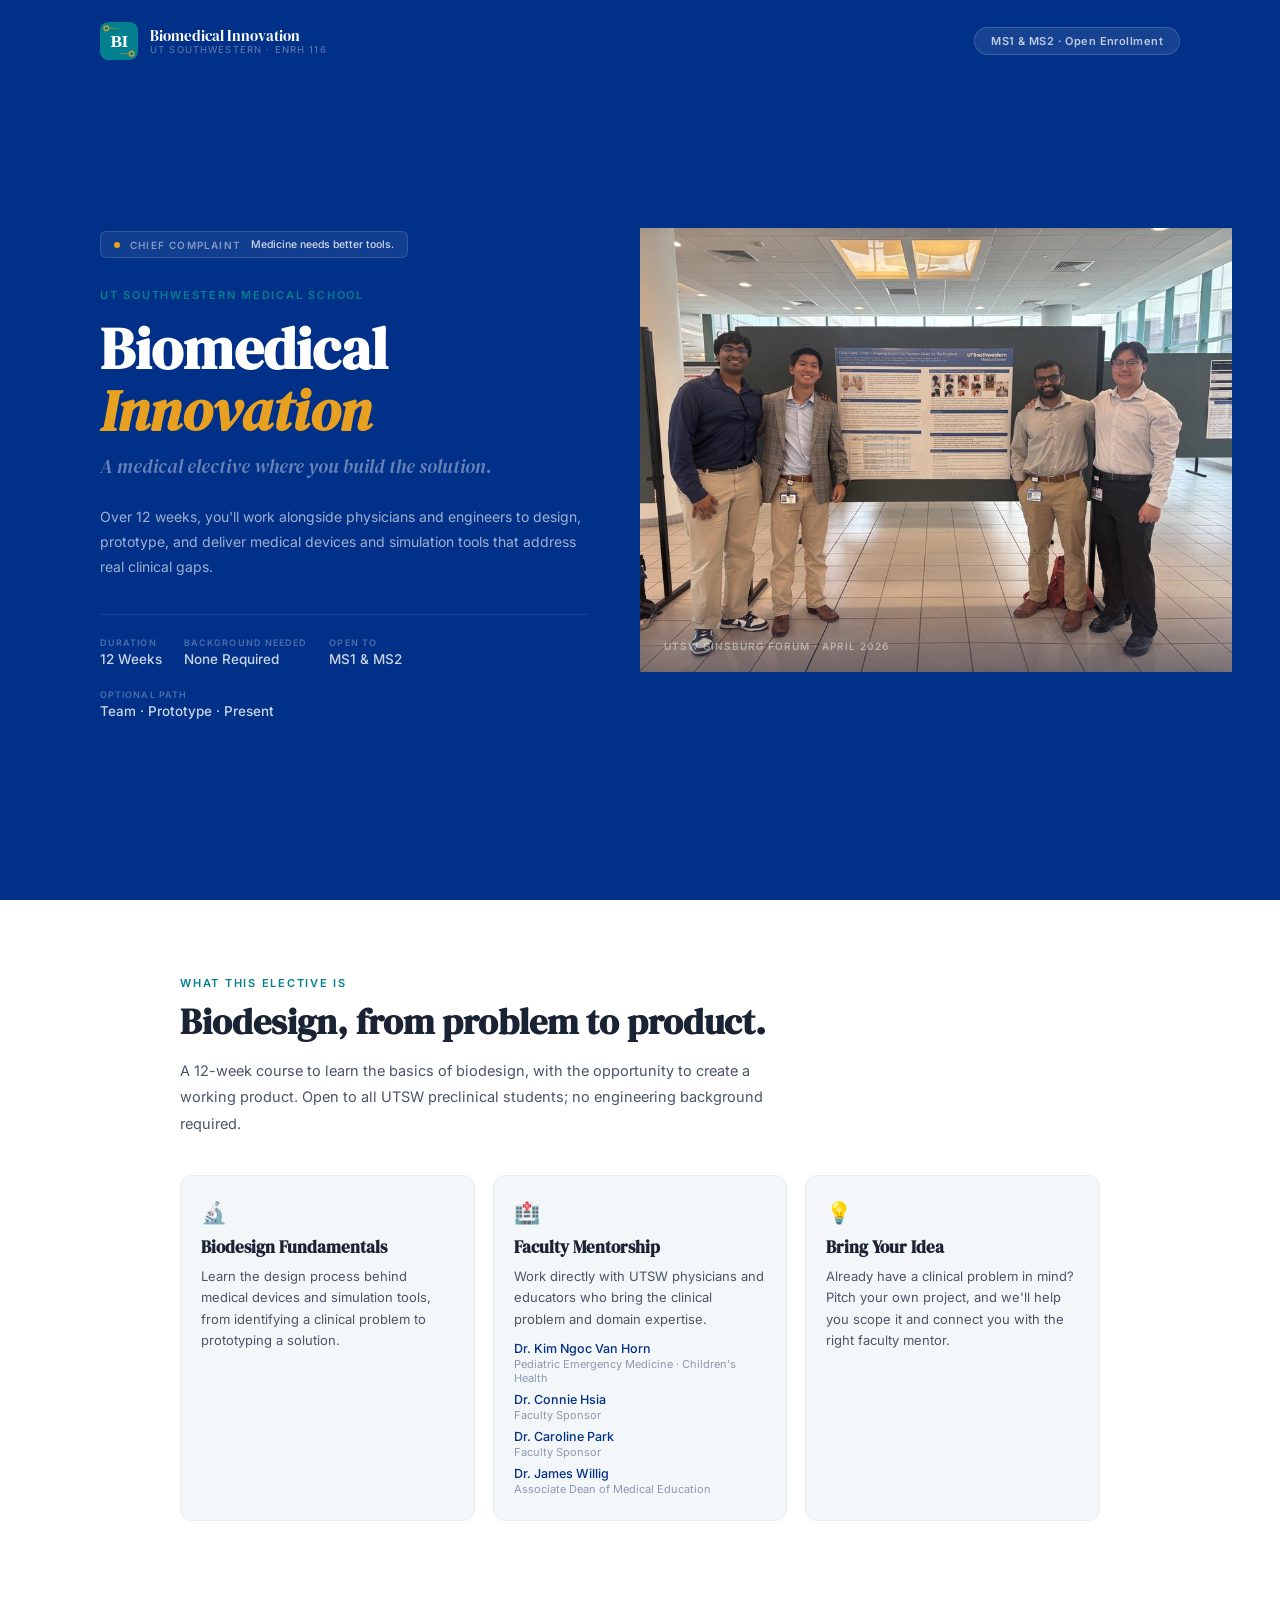
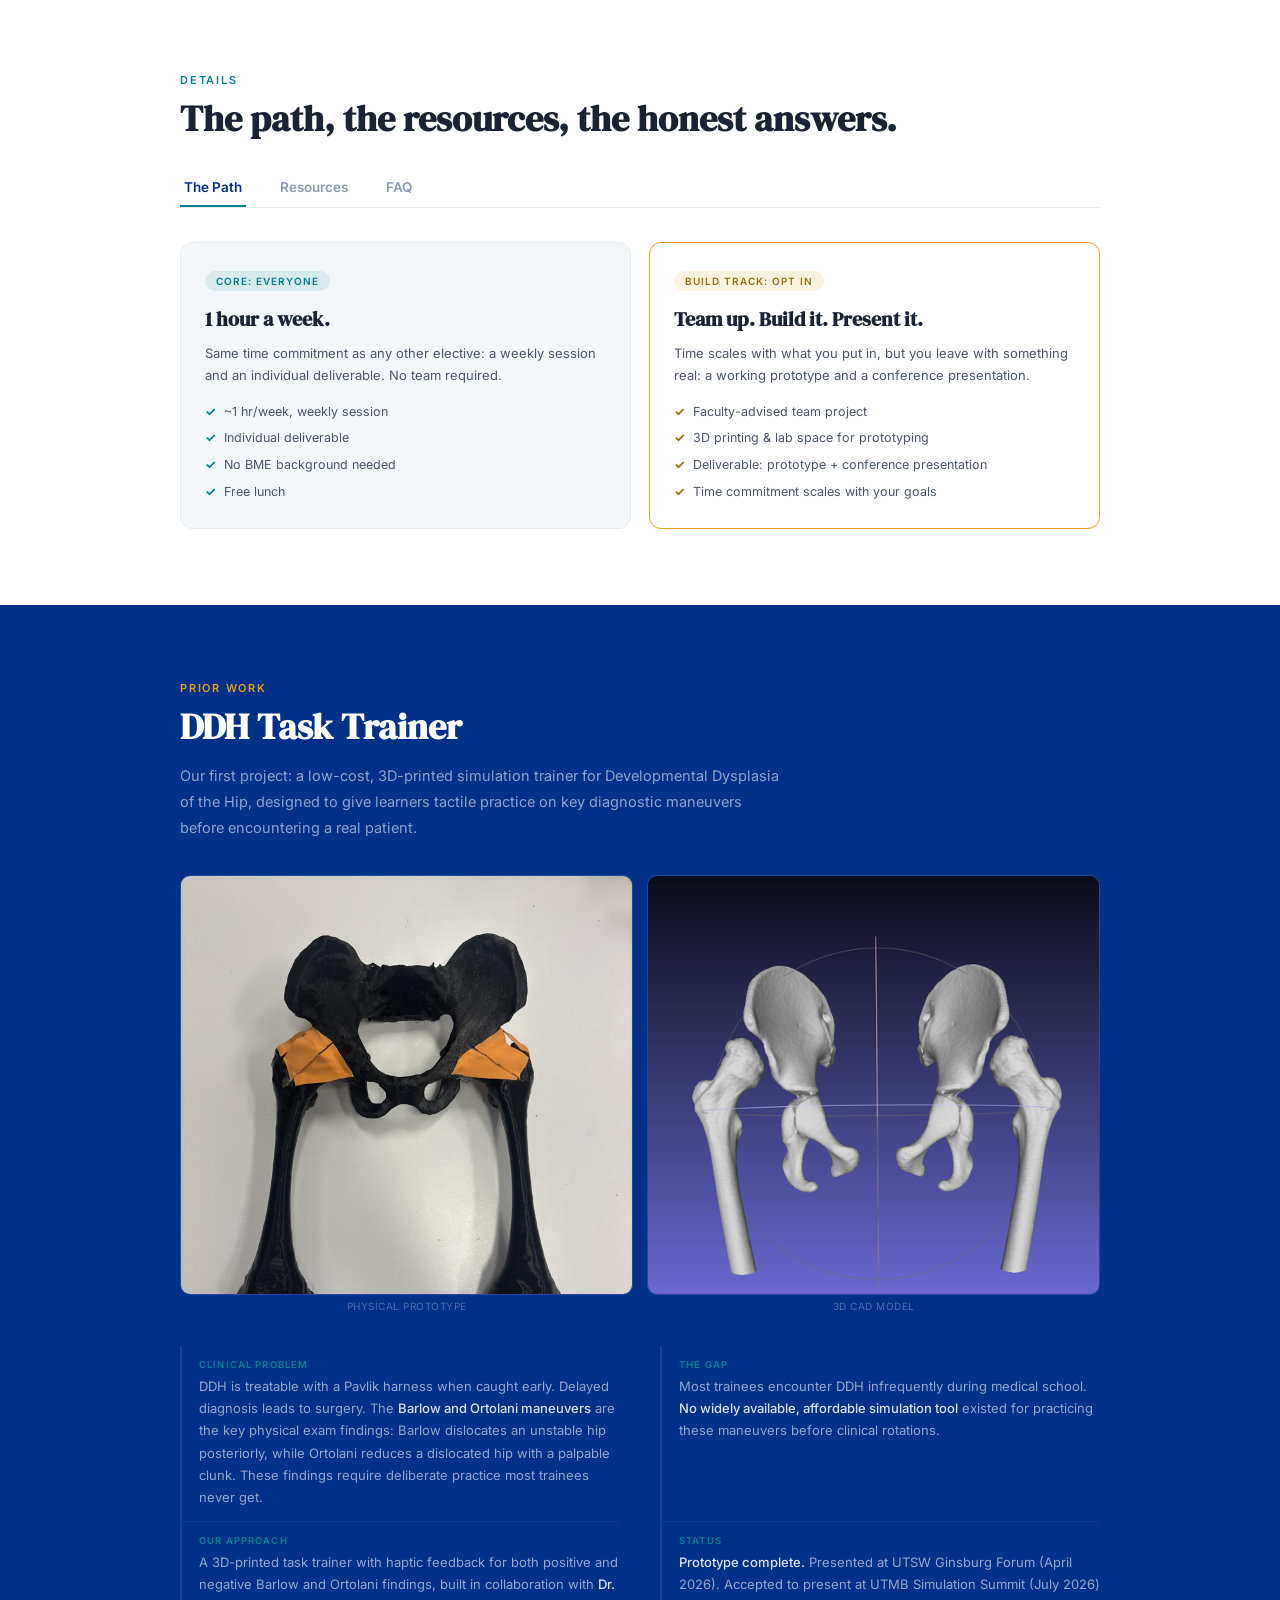
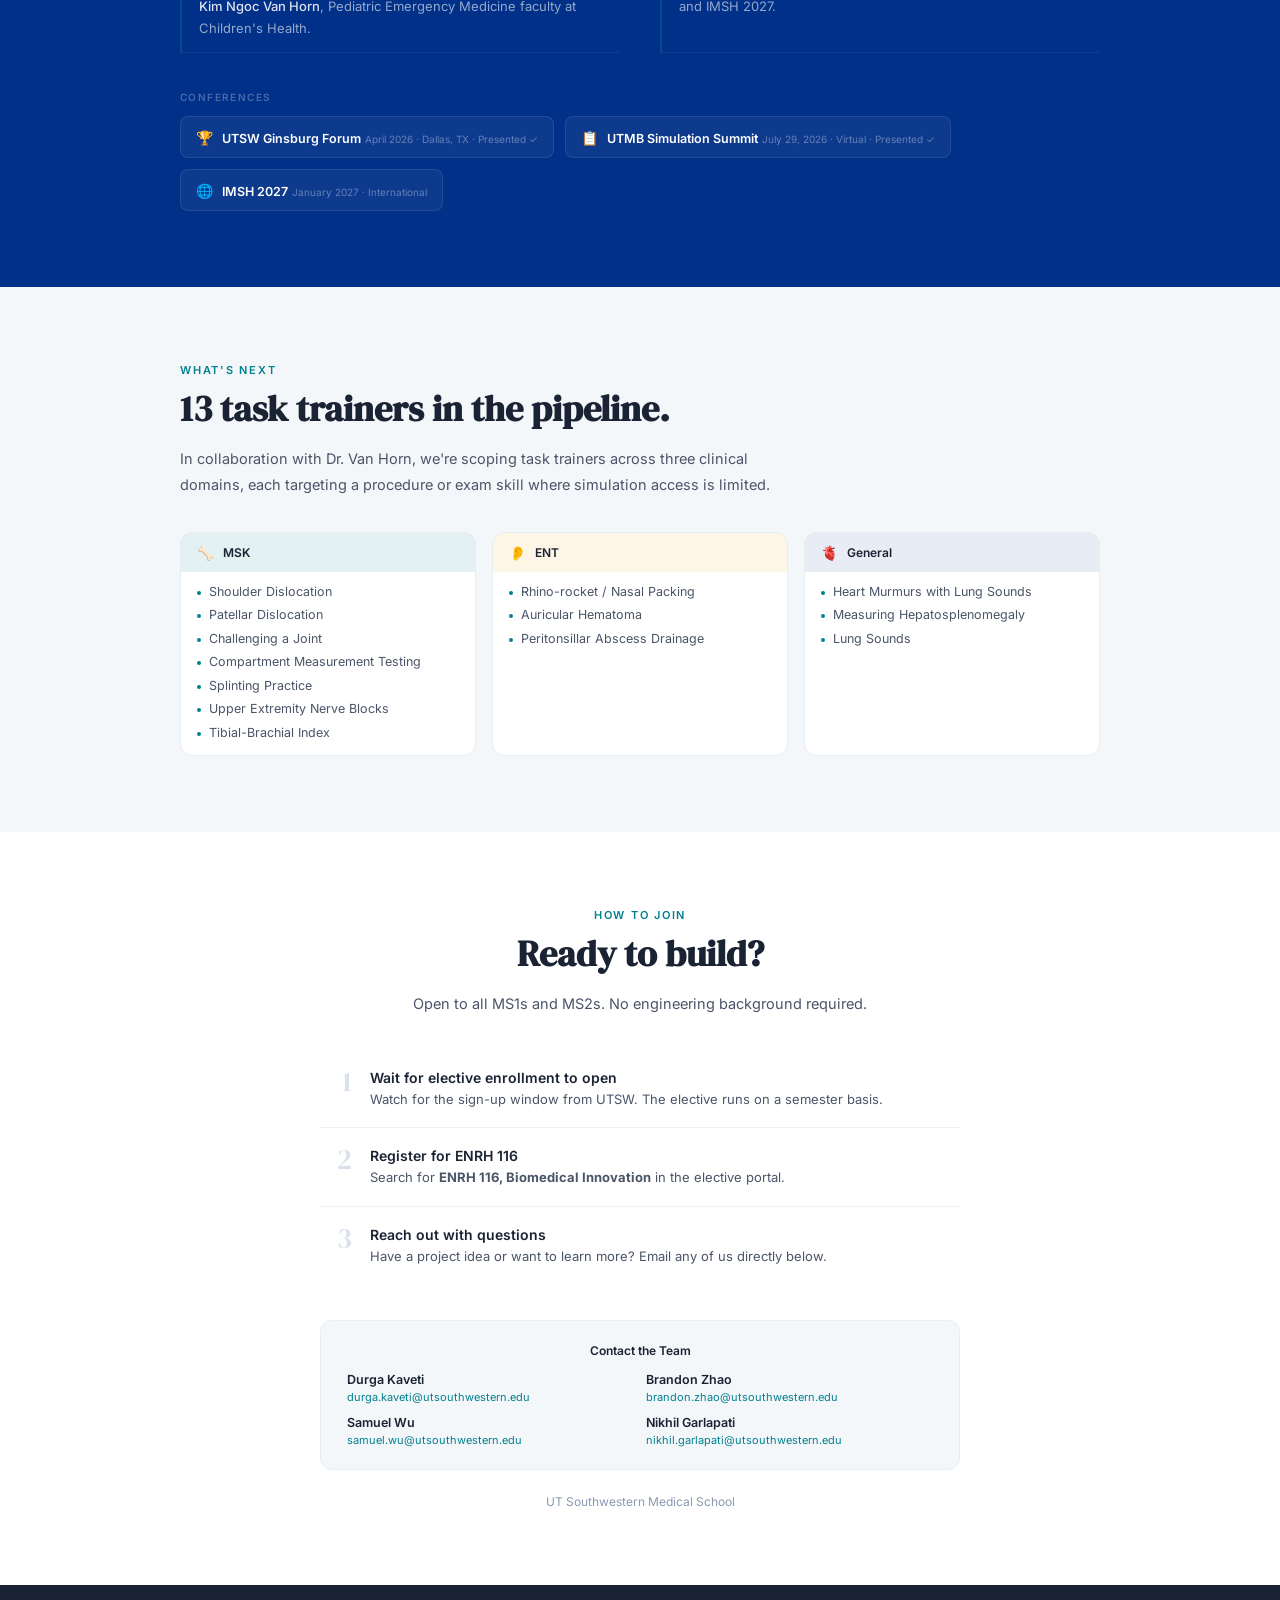
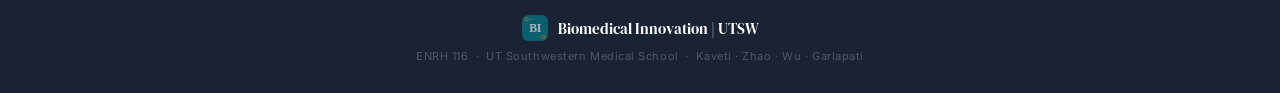
<file: index.html>
<!DOCTYPE html>
<html lang="en">
<head>
  <meta charset="UTF-8"/>
  <meta name="viewport" content="width=device-width, initial-scale=1.0"/>
  <title>Biomedical Innovation | UTSW</title>
  <link rel="preconnect" href="https://fonts.googleapis.com"/>
  <link rel="preconnect" href="https://fonts.gstatic.com" crossorigin/>
  <link href="https://fonts.googleapis.com/css2?family=DM+Serif+Display:ital@0;1&family=Inter:wght@300;400;500;600&display=swap" rel="stylesheet"/>
  <style>
    *, *::before, *::after { box-sizing: border-box; margin: 0; padding: 0; }
    :root {
      --navy:  #003087;
      --teal:  #028090;
      --gold:  #E8A020;
      --steel: #E8EDF2;
      --mist:  #F4F7FA;
      --ink:   #1A2333;
      --slate: #4A5568;
      --ghost: #8A9AB0;
      --white: #FFFFFF;
      --r:     12px;
    }
    html { scroll-behavior: smooth; }
    body {
      font-family: 'Inter', sans-serif;
      background: var(--white);
      color: var(--ink);
      -webkit-font-smoothing: antialiased;
    }

    /* ── NAVBAR ── */
    .navbar {
      position: absolute; top: 0; left: 0; right: 0; z-index: 10;
      display: flex; align-items: center; justify-content: space-between;
      padding: 22px 52px;
    }
    .navbar-brand { display: flex; align-items: center; gap: 12px; text-decoration: none; }
    .navbar-logo { width: 38px; height: 38px; border-radius: 8px; }
    .navbar-wordmark { display: flex; flex-direction: column; gap: 1px; }
    .navbar-title { font-family: 'DM Serif Display', serif; font-size: 15px; color: var(--white); line-height: 1; }
    .navbar-sub { font-size: 9.5px; color: rgba(255,255,255,0.38); letter-spacing: 0.12em; text-transform: uppercase; }
    .navbar-pill {
      font-size: 11px; font-weight: 600;
      background: rgba(255,255,255,0.09); border: 1px solid rgba(255,255,255,0.16);
      color: rgba(255,255,255,0.72); border-radius: 100px; padding: 6px 16px; letter-spacing: 0.04em;
    }

    /* ── HERO ── */
    .hero {
      background: var(--navy);
      min-height: 100vh;
      display: grid;
      grid-template-columns: 1fr 1fr;
      align-items: center;
      position: relative; overflow: hidden;
    }

    /* Left: text */
    .hero-left {
      padding: 130px 52px 80px 52px;
      position: relative; z-index: 1;
    }
    .case-card {
      display: inline-flex; align-items: center; gap: 10px;
      background: rgba(255,255,255,0.07); border: 1px solid rgba(255,255,255,0.13);
      border-radius: 6px; padding: 6px 13px; margin-bottom: 30px;
    }
    .case-card-dot {
      width: 6px; height: 6px; border-radius: 50%; background: var(--gold);
      animation: pulse 2.4s ease-in-out infinite;
    }
    @keyframes pulse {
      0%,100% { opacity:1; transform:scale(1); }
      50% { opacity:0.5; transform:scale(0.8); }
    }
    .case-card-label {
      font-size: 10px; font-weight: 600; letter-spacing: 0.12em;
      text-transform: uppercase; color: rgba(255,255,255,0.48);
    }
    .case-card-value { font-size: 10.5px; font-weight: 500; color: rgba(255,255,255,0.80); }
    .hero-eyebrow {
      font-size: 11px; font-weight: 600; letter-spacing: 0.16em;
      text-transform: uppercase; color: var(--teal); margin-bottom: 16px;
    }
    .hero-headline {
      font-family: 'DM Serif Display', serif;
      font-size: clamp(36px, 4.5vw, 60px);
      line-height: 1.08; color: var(--white); margin-bottom: 10px;
    }
    .hero-headline em { font-style: italic; color: var(--gold); }
    .hero-sub {
      font-family: 'DM Serif Display', serif;
      font-size: clamp(15px, 1.8vw, 19px);
      color: rgba(255,255,255,0.40); font-style: italic;
      margin-bottom: 26px; line-height: 1.4;
    }
    .hero-body {
      font-size: 14px; line-height: 1.78;
      color: rgba(255,255,255,0.62); margin-bottom: 34px;
    }
    .hero-meta {
      display: flex; gap: 22px; flex-wrap: wrap;
      padding-top: 22px; border-top: 1px solid rgba(255,255,255,0.09);
    }
    .meta-item { display: flex; flex-direction: column; gap: 3px; }
    .meta-label {
      font-size: 9px; font-weight: 600; letter-spacing: 0.12em;
      text-transform: uppercase; color: rgba(255,255,255,0.30);
    }
    .meta-value { font-size: 13.5px; font-weight: 500; color: rgba(255,255,255,0.80); }

    /* Right: full-bleed team photo */
    .hero-right {
      position: relative;
      overflow: hidden;
      display: flex;
      align-items: stretch;
    }
    .hero-photo {
      width: 100%;
      height: auto;
      display: block;
      object-fit: unset;
    }
    /* Subtle bottom fade for caption legibility only */
    .hero-right::before {
      content: '';
      position: absolute; inset: 0; z-index: 1;
      background: linear-gradient(to top, rgba(0,20,60,0.45) 0%, transparent 18%);
    }
    .hero-photo-caption {
      position: absolute; bottom: 20px; left: 24px; z-index: 2;
      font-size: 10px; font-weight: 600; letter-spacing: 0.10em;
      text-transform: uppercase; color: rgba(255,255,255,0.45);
    }

    /* ── SHARED ── */
    section { padding: 76px 48px; }
    .section-inner { max-width: 920px; margin: 0 auto; }
    .section-eyebrow {
      font-size: 11px; font-weight: 600; letter-spacing: 0.16em;
      text-transform: uppercase; color: var(--teal); margin-bottom: 11px;
    }
    .section-title {
      font-family: 'DM Serif Display', serif;
      font-size: clamp(25px, 3vw, 36px);
      color: var(--ink); line-height: 1.15; margin-bottom: 16px;
    }
    .section-body {
      font-size: 14.5px; line-height: 1.8; color: var(--slate); max-width: 600px;
    }

    /* ── ABOUT ── */
    .about { background: var(--white); }
    .about-grid { display: grid; grid-template-columns: 1fr 1fr 1fr; gap: 18px; margin-top: 38px; }
    .about-card {
      background: var(--mist); border-radius: var(--r);
      padding: 24px 20px; border: 1px solid var(--steel);
      transition: transform 0.2s, box-shadow 0.2s;
    }
    .about-card:hover { transform: translateY(-3px); box-shadow: 0 10px 28px rgba(0,48,135,0.08); }
    .about-card-icon { font-size: 21px; margin-bottom: 10px; display: block; }
    .about-card-title { font-family: 'DM Serif Display', serif; font-size: 17px; color: var(--ink); margin-bottom: 7px; }
    .about-card-body { font-size: 13px; line-height: 1.65; color: var(--slate); }
    .faculty-list { margin-top: 11px; display: flex; flex-direction: column; gap: 7px; }
    .faculty-name { font-size: 12.5px; font-weight: 500; color: var(--navy); }
    .faculty-role { font-size: 11px; color: var(--ghost); margin-top: 1px; }

    /* ── PRIOR WORK ── */
    .prior-work { background: var(--navy); }
    .prior-work .section-eyebrow { color: var(--gold); }
    .prior-work .section-title { color: var(--white); }
    .prior-work .section-body { color: rgba(255,255,255,0.56); margin-bottom: 34px; }

    /* Two-photo layout: prototype (portrait) + CAD (landscape) side by side */
    .ddh-photos {
      display: grid;
      grid-template-columns: 1fr 1fr;
      gap: 14px; margin-bottom: 34px; align-items: start;
    }
    .photo-frame {
      border-radius: 10px; overflow: hidden;
      background: rgba(255,255,255,0.04);
      border: 1px solid rgba(255,255,255,0.09);
      height: 420px;
    }
    .photo-frame img {
      width: 100%; height: 100%;
      object-fit: cover; object-position: center 20%;
      display: block;
    }
    .photo-caption {
      font-size: 10px; color: rgba(255,255,255,0.30);
      text-align: center; margin-top: 5px; letter-spacing: 0.05em; text-transform: uppercase;
    }

    .context-grid { display: grid; grid-template-columns: 1fr 1fr; gap: 0 40px; margin-bottom: 38px; }
    .context-block {
      border-left: 2px solid rgba(2,128,144,0.38);
      padding: 13px 0 13px 17px;
      border-bottom: 1px solid rgba(255,255,255,0.05);
    }
    .context-label {
      font-size: 9.5px; font-weight: 600; letter-spacing: 0.12em;
      text-transform: uppercase; color: var(--teal); margin-bottom: 5px;
    }
    .context-text { font-size: 13px; line-height: 1.7; color: rgba(255,255,255,0.58); }
    .context-text strong { color: rgba(255,255,255,0.86); font-weight: 500; }

    .conf-heading {
      font-size: 10px; font-weight: 600; letter-spacing: 0.14em;
      text-transform: uppercase; color: rgba(255,255,255,0.28); margin-bottom: 13px;
    }
    .conf-row { display: flex; gap: 11px; flex-wrap: wrap; }
    .conf-pill {
      display: flex; align-items: center; gap: 9px;
      background: rgba(255,255,255,0.05); border: 1px solid rgba(255,255,255,0.09);
      border-radius: 8px; padding: 10px 15px; text-decoration: none;
      transition: background 0.2s;
    }
    .conf-pill:hover { background: rgba(255,255,255,0.10); }
    .conf-pill-icon { font-size: 14px; }
    .conf-pill-name { font-size: 12.5px; font-weight: 600; color: var(--white); }
    .conf-pill-date { font-size: 10px; color: rgba(255,255,255,0.36); }

    /* ── PIPELINE ── */
    .pipeline { background: var(--mist); }
    .pipeline-grid { display: grid; grid-template-columns: repeat(3,1fr); gap: 16px; margin-top: 34px; }
    .tt-card { background: var(--white); border: 1px solid var(--steel); border-radius: var(--r); overflow: hidden; }
    .tt-header { padding: 11px 16px; display: flex; align-items: center; gap: 9px; }
    .tt-header.msk { background: rgba(2,128,144,0.11); }
    .tt-header.ent { background: rgba(232,160,32,0.11); }
    .tt-header.gen { background: rgba(0,48,135,0.09); }
    .tt-icon { font-size: 14px; }
    .tt-category { font-size: 12px; font-weight: 600; color: var(--ink); }
    .tt-list { list-style: none; padding: 11px 16px 14px; display: flex; flex-direction: column; gap: 6px; }
    .tt-item { display: flex; align-items: baseline; gap: 8px; font-size: 12.5px; line-height: 1.4; color: var(--slate); }
    .tt-dot { width: 4px; height: 4px; border-radius: 50%; background: var(--teal); flex-shrink: 0; position: relative; top: -1px; }

    /* ── JOIN ── */
    .join { background: var(--white); }
    .join-inner { max-width: 640px; margin: 0 auto; text-align: center; }
    .join .section-eyebrow, .join .section-title { text-align: center; }
    .join-body { font-size: 14.5px; line-height: 1.75; color: var(--slate); margin-bottom: 34px; }
    .join-steps { text-align: left; margin-bottom: 36px; }
    .join-step {
      display: flex; gap: 18px; align-items: flex-start;
      padding: 17px 0; border-bottom: 1px solid rgba(0,48,135,0.07);
    }
    .join-step:last-child { border-bottom: none; }
    .step-num { font-family: 'DM Serif Display', serif; font-size: 28px; color: var(--navy); opacity: 0.14; line-height: 1; min-width: 32px; text-align: right; }
    .step-content { flex: 1; padding-top: 2px; }
    .step-title { font-size: 14px; font-weight: 600; color: var(--ink); margin-bottom: 3px; }
    .step-desc { font-size: 13px; line-height: 1.65; color: var(--slate); }
    .email-block {
      background: var(--mist); border: 1px solid var(--steel);
      border-radius: var(--r); padding: 22px 26px; margin-bottom: 24px; text-align: left;
    }
    .email-block-title { font-size: 12px; font-weight: 600; color: var(--ink); margin-bottom: 14px; text-align: center; }
    .email-grid { display: grid; grid-template-columns: 1fr 1fr; gap: 11px; }
    .email-item { display: flex; flex-direction: column; gap: 3px; }
    .email-name { font-size: 12.5px; font-weight: 600; color: var(--ink); }
    .email-addr { font-size: 11px; color: var(--teal); text-decoration: none; word-break: break-all; }
    .email-addr:hover { text-decoration: underline; }

    /* ── EXPLORE (tabs: Path / Resources / FAQ) ── */
    .explore { background: var(--white); }
    .tab-bar { display: flex; gap: 8px; margin: 30px 0 34px; border-bottom: 1px solid var(--steel); }
    .tab-btn {
      font-family: 'Inter', sans-serif; font-size: 13.5px; font-weight: 600; color: var(--ghost);
      background: none; border: none; padding: 10px 4px; margin-right: 22px; cursor: pointer;
      border-bottom: 2px solid transparent; transition: color 0.2s, border-color 0.2s;
    }
    .tab-btn:hover { color: var(--navy); }
    .tab-btn.active { color: var(--navy); border-bottom-color: var(--teal); }
    .tab-panel { display: none; }
    .tab-panel.active { display: block; }

    .path-grid { display: grid; grid-template-columns: 1fr 1fr; gap: 18px; }
    .path-card { background: var(--mist); border: 1px solid var(--steel); border-radius: var(--r); padding: 26px 24px; }
    .path-card.build { background: var(--white); border: 1.5px solid var(--gold); }
    .path-tag {
      display: inline-block; font-size: 10px; font-weight: 600; letter-spacing: 0.1em; text-transform: uppercase;
      padding: 4px 11px; border-radius: 100px; margin-bottom: 14px;
    }
    .path-tag.core { background: rgba(2,128,144,0.11); color: var(--teal); }
    .path-tag.build-tag { background: rgba(232,160,32,0.14); color: #96700f; }
    .path-title { font-family: 'DM Serif Display', serif; font-size: 20px; color: var(--ink); margin-bottom: 9px; }
    .path-desc { font-size: 13px; line-height: 1.7; color: var(--slate); margin-bottom: 16px; }
    .path-list { list-style: none; display: flex; flex-direction: column; gap: 8px; }
    .path-list li { display: flex; align-items: baseline; gap: 8px; font-size: 12.5px; color: var(--slate); line-height: 1.5; }
    .path-check { color: var(--teal); flex-shrink: 0; font-weight: 700; }
    .path-card.build .path-check { color: #96700f; }

    .resource-grid { display: grid; grid-template-columns: 1fr 1fr; gap: 18px; }
    .resource-card { background: var(--mist); border: 1px solid var(--steel); border-radius: var(--r); padding: 22px 20px; }
    .resource-icon { font-size: 20px; display: block; margin-bottom: 10px; }
    .resource-title { font-family: 'DM Serif Display', serif; font-size: 16px; color: var(--ink); margin-bottom: 7px; }
    .resource-body { font-size: 13px; line-height: 1.65; color: var(--slate); }

    .faq-list { display: flex; flex-direction: column; }
    .faq-item { border-bottom: 1px solid var(--steel); padding: 20px 0; }
    .faq-item:first-child { padding-top: 0; }
    .faq-q { font-size: 14.5px; font-weight: 600; color: var(--ink); margin-bottom: 7px; }
    .faq-a { font-size: 13.5px; line-height: 1.75; color: var(--slate); }

    /* ── FOOTER ── */
    footer { background: var(--ink); padding: 30px 48px; text-align: center; }
    .footer-brand { display: flex; align-items: center; justify-content: center; gap: 10px; margin-bottom: 8px; }
    .footer-logo { width: 26px; height: 26px; border-radius: 6px; opacity: 0.65; }
    .footer-wordmark { font-family: 'DM Serif Display', serif; font-size: 15px; color: var(--white); }
    .footer-sub { font-size: 11px; color: rgba(255,255,255,0.24); letter-spacing: 0.05em; }

    /* ── REVEAL ── */
    .reveal { opacity: 0; transform: translateY(16px); transition: opacity 0.5s ease, transform 0.5s ease; }
    .reveal.visible { opacity: 1; transform: translateY(0); }

    /* ── RESPONSIVE ── */
    @media (max-width: 900px) {
      .hero { grid-template-columns: 1fr; min-height: auto; }
      .hero-right { width: 100%; order: -1; max-height: 46vh; overflow: hidden; }
      .hero-photo { height: 46vh; object-fit: cover; object-position: center 25%; }
      .hero-left { padding: 22px 28px 52px; }
      .ddh-photos { grid-template-columns: 1fr; }
      .photo-frame { height: 260px; }
      section { padding: 56px 24px; }
      .about-grid, .pipeline-grid, .context-grid { grid-template-columns: 1fr; }
      .path-grid, .resource-grid { grid-template-columns: 1fr; }
      .email-grid { grid-template-columns: 1fr; }
      .conf-row { flex-direction: column; }
      .navbar { padding: 16px 24px; }
      footer { padding: 22px; }
    }
    @media (prefers-reduced-motion: reduce) {
      .reveal { opacity: 1; transform: none; transition: none; }
      .case-card-dot { animation: none; }
    }
  </style>
</head>
<body>

<!-- ── HERO ── -->
<section class="hero">
  <nav class="navbar" style="grid-column:1/-1;">
    <div class="navbar-brand">
      <img src="[data-uri]" alt="BI logo" class="navbar-logo"/>
      <div class="navbar-wordmark">
        <span class="navbar-title">Biomedical Innovation</span>
        <span class="navbar-sub">UT Southwestern · ENRH 116</span>
      </div>
    </div>
    <span class="navbar-pill">MS1 &amp; MS2 · Open Enrollment</span>
  </nav>

  <!-- Left: text -->
  <div class="hero-left">
    <div class="case-card">
      <span class="case-card-dot"></span>
      <span class="case-card-label">Chief Complaint</span>
      <span class="case-card-value">Medicine needs better tools.</span>
    </div>
    <p class="hero-eyebrow">UT Southwestern Medical School</p>
    <h1 class="hero-headline">Biomedical<br><em>Innovation</em></h1>
    <p class="hero-sub">A medical elective where you build the solution.</p>
    <p class="hero-body">Over 12 weeks, you'll work alongside physicians and engineers to design, prototype, and deliver medical devices and simulation tools that address real clinical gaps.</p>
    <div class="hero-meta">
      <div class="meta-item"><span class="meta-label">Duration</span><span class="meta-value">12 Weeks</span></div>
      <div class="meta-item"><span class="meta-label">Background Needed</span><span class="meta-value">None Required</span></div>
      <div class="meta-item"><span class="meta-label">Open To</span><span class="meta-value">MS1 &amp; MS2</span></div>
      <div class="meta-item"><span class="meta-label">Optional Path</span><span class="meta-value">Team · Prototype · Present</span></div>
    </div>
  </div>

  <!-- Right: team photo, full-bleed -->
  <div class="hero-right">
    <img class="hero-photo" src="[data-uri]" alt="Team at UTSW Ginsburg Forum, April 2026"/>
    <span class="hero-photo-caption">UTSW Ginsburg Forum · April 2026</span>
  </div>
</section>

<!-- ── ABOUT ── -->
<section class="about">
  <div class="section-inner">
    <p class="section-eyebrow reveal">What this elective is</p>
    <h2 class="section-title reveal">Biodesign, from problem to product.</h2>
    <p class="section-body reveal">A 12-week course to learn the basics of biodesign, with the opportunity to create a working product. Open to all UTSW preclinical students; no engineering background required.</p>
    <div class="about-grid">
      <div class="about-card reveal">
        <span class="about-card-icon">🔬</span>
        <h3 class="about-card-title">Biodesign Fundamentals</h3>
        <p class="about-card-body">Learn the design process behind medical devices and simulation tools, from identifying a clinical problem to prototyping a solution.</p>
      </div>
      <div class="about-card reveal">
        <span class="about-card-icon">🏥</span>
        <h3 class="about-card-title">Faculty Mentorship</h3>
        <p class="about-card-body">Work directly with UTSW physicians and educators who bring the clinical problem and domain expertise.</p>
        <div class="faculty-list">
          <div><div class="faculty-name">Dr. Kim Ngoc Van Horn</div><div class="faculty-role">Pediatric Emergency Medicine · Children's Health</div></div>
          <div><div class="faculty-name">Dr. Connie Hsia</div><div class="faculty-role">Faculty Sponsor</div></div>
          <div><div class="faculty-name">Dr. Caroline Park</div><div class="faculty-role">Faculty Sponsor</div></div>
          <div><div class="faculty-name">Dr. James Willig</div><div class="faculty-role">Associate Dean of Medical Education</div></div>
        </div>
      </div>
      <div class="about-card reveal">
        <span class="about-card-icon">💡</span>
        <h3 class="about-card-title">Bring Your Idea</h3>
        <p class="about-card-body">Already have a clinical problem in mind? Pitch your own project, and we'll help you scope it and connect you with the right faculty mentor.</p>
      </div>
    </div>
  </div>
</section>


<!-- ── EXPLORE (tabbed: Path / Resources / FAQ) ── -->
<section class="explore">
  <div class="section-inner">
    <p class="section-eyebrow reveal">Details</p>
    <h2 class="section-title reveal">The path, the resources, the honest answers.</h2>
    <div class="tab-bar reveal">
      <button class="tab-btn active" data-tab="path" type="button">The Path</button>
      <button class="tab-btn" data-tab="resources" type="button">Resources</button>
      <button class="tab-btn" data-tab="faq" type="button">FAQ</button>
    </div>

    <div class="tab-panel active" id="tab-path">
      <div class="path-grid">
        <div class="path-card">
          <span class="path-tag core">Core: Everyone</span>
          <h3 class="path-title">1 hour a week.</h3>
          <p class="path-desc">Same time commitment as any other elective: a weekly session and an individual deliverable. No team required.</p>
          <ul class="path-list">
            <li><span class="path-check">✓</span>~1 hr/week, weekly session</li>
            <li><span class="path-check">✓</span>Individual deliverable</li>
            <li><span class="path-check">✓</span>No BME background needed</li>
            <li><span class="path-check">✓</span>Free lunch</li>
          </ul>
        </div>
        <div class="path-card build">
          <span class="path-tag build-tag">Build Track: Opt In</span>
          <h3 class="path-title">Team up. Build it. Present it.</h3>
          <p class="path-desc">Time scales with what you put in, but you leave with something real: a working prototype and a conference presentation.</p>
          <ul class="path-list">
            <li><span class="path-check">✓</span>Faculty-advised team project</li>
            <li><span class="path-check">✓</span>3D printing &amp; lab space for prototyping</li>
            <li><span class="path-check">✓</span>Deliverable: prototype + conference presentation</li>
            <li><span class="path-check">✓</span>Time commitment scales with your goals</li>
          </ul>
        </div>
      </div>
    </div>

    <div class="tab-panel" id="tab-resources">
      <div class="resource-grid">
        <div class="resource-card">
          <span class="resource-icon">🧑‍⚕️</span>
          <h3 class="resource-title">Mentors</h3>
          <p class="resource-body">A faculty physician-advisor for every project, plus subject matter experts on call for technical troubleshooting during the build.</p>
        </div>
        <div class="resource-card">
          <span class="resource-icon">🛠️</span>
          <h3 class="resource-title">Tools &amp; Space</h3>
          <p class="resource-body">3D printers, prototyping materials, and dedicated lab space through the UTSW Biodesign Center.</p>
        </div>
      </div>
    </div>

    <div class="tab-panel" id="tab-faq">
      <div class="faq-list">
        <div class="faq-item">
          <p class="faq-q">How does this differ from other electives?</p>
          <p class="faq-a">The Core path is the same 1 hr/week commitment as any other elective, plus free lunch. The Build Track asks for more of your time, but you leave with a real deliverable: a working prototype and a conference presentation.</p>
        </div>
        <div class="faq-item">
          <p class="faq-q">What do I need to already know?</p>
          <p class="faq-a">Nothing beyond your MS1/MS2 coursework. No CAD, no prior engineering, no lab experience. We teach the design process; you bring the clinical eye.</p>
        </div>
        <div class="faq-item">
          <p class="faq-q">What can I expect to gain?</p>
          <p class="faq-a">Every Core student will understand the basics of biodesign and be equipped to tackle problems in the future. The Build Track is effort driven and will require more time, but you'll work alongside a team of other students to create a working solution and have the opportunity to present at conferences and symposia, and even publish. See prior work below.</p>
        </div>
      </div>
    </div>
  </div>
</section>

<!-- ── PRIOR WORK ── -->
<section class="prior-work">
  <div class="section-inner">
    <p class="section-eyebrow reveal">Prior work</p>
    <h2 class="section-title reveal">DDH Task Trainer</h2>
    <p class="section-body reveal">Our first project: a low-cost, 3D-printed simulation trainer for Developmental Dysplasia of the Hip, designed to give learners tactile practice on key diagnostic maneuvers before encountering a real patient.</p>

    <!-- Prototype (portrait) + CAD model (landscape) -->
    <div class="ddh-photos reveal">
      <div>
        <div class="photo-frame portrait">
          <img src="[data-uri]" alt="3D-printed DDH task trainer prototype" loading="lazy"/>
        </div>
        <p class="photo-caption">Physical Prototype</p>
      </div>
      <div>
        <div class="photo-frame">
          <img src="[data-uri]" alt="3D CAD model — neonatal hip anatomy" loading="lazy"/>
        </div>
        <p class="photo-caption">3D CAD Model</p>
      </div>
    </div>

    <div class="context-grid reveal">
      <div class="context-block">
        <p class="context-label">Clinical Problem</p>
        <p class="context-text">DDH is treatable with a Pavlik harness when caught early. Delayed diagnosis leads to surgery. The <strong>Barlow and Ortolani maneuvers</strong> are the key physical exam findings: Barlow dislocates an unstable hip posteriorly, while Ortolani reduces a dislocated hip with a palpable clunk. These findings require deliberate practice most trainees never get.</p>
      </div>
      <div class="context-block">
        <p class="context-label">The Gap</p>
        <p class="context-text">Most trainees encounter DDH infrequently during medical school. <strong>No widely available, affordable simulation tool</strong> existed for practicing these maneuvers before clinical rotations.</p>
      </div>
      <div class="context-block">
        <p class="context-label">Our Approach</p>
        <p class="context-text">A 3D-printed task trainer with haptic feedback for both positive and negative Barlow and Ortolani findings, built in collaboration with <strong>Dr. Kim Ngoc Van Horn</strong>, Pediatric Emergency Medicine faculty at Children's Health.</p>
      </div>
      <div class="context-block">
        <p class="context-label">Status</p>
        <p class="context-text"><strong>Prototype complete.</strong> Presented at UTSW Ginsburg Forum (April 2026). Accepted to present at UTMB Simulation Summit (July 2026) and IMSH 2027.</p>
      </div>
    </div>

    <p class="conf-heading reveal">Conferences</p>
    <div class="conf-row reveal">
      <a class="conf-pill" href="https://www.utsouthwestern.edu/departments/simulation-center/news-events/forum/" target="_blank" rel="noopener">
        <span class="conf-pill-icon">🏆</span>
        <div class="conf-pill-text">
          <span class="conf-pill-name">UTSW Ginsburg Forum</span>
          <span class="conf-pill-date">April 2026 · Dallas, TX · Presented ✓</span>
        </div>
      </a>
      <a class="conf-pill" href="https://www.utmb.edu/simcenter/summit" target="_blank" rel="noopener">
        <span class="conf-pill-icon">📋</span>
        <div class="conf-pill-text">
          <span class="conf-pill-name">UTMB Simulation Summit</span>
          <span class="conf-pill-date">July 29, 2026 · Virtual · Presented ✓</span>
        </div>
      </a>
      <a class="conf-pill" href="https://imsh2027.org/" target="_blank" rel="noopener">
        <span class="conf-pill-icon">🌐</span>
        <div class="conf-pill-text">
          <span class="conf-pill-name">IMSH 2027</span>
          <span class="conf-pill-date">January 2027 · International</span>
        </div>
      </a>
    </div>
  </div>
</section>

<!-- ── PIPELINE ── -->
<section class="pipeline">
  <div class="section-inner">
    <p class="section-eyebrow reveal">What's next</p>
    <h2 class="section-title reveal">13 task trainers in the pipeline.</h2>
    <p class="section-body reveal">In collaboration with Dr. Van Horn, we're scoping task trainers across three clinical domains, each targeting a procedure or exam skill where simulation access is limited.</p>
    <div class="pipeline-grid">
      <div class="tt-card reveal">
        <div class="tt-header msk"><span class="tt-icon">🦴</span><span class="tt-category">MSK</span></div>
        <ul class="tt-list">
          <li class="tt-item"><span class="tt-dot"></span>Shoulder Dislocation</li>
          <li class="tt-item"><span class="tt-dot"></span>Patellar Dislocation</li>
          <li class="tt-item"><span class="tt-dot"></span>Challenging a Joint</li>
          <li class="tt-item"><span class="tt-dot"></span>Compartment Measurement Testing</li>
          <li class="tt-item"><span class="tt-dot"></span>Splinting Practice</li>
          <li class="tt-item"><span class="tt-dot"></span>Upper Extremity Nerve Blocks</li>
          <li class="tt-item"><span class="tt-dot"></span>Tibial-Brachial Index</li>
        </ul>
      </div>
      <div class="tt-card reveal">
        <div class="tt-header ent"><span class="tt-icon">👂</span><span class="tt-category">ENT</span></div>
        <ul class="tt-list">
          <li class="tt-item"><span class="tt-dot"></span>Rhino-rocket / Nasal Packing</li>
          <li class="tt-item"><span class="tt-dot"></span>Auricular Hematoma</li>
          <li class="tt-item"><span class="tt-dot"></span>Peritonsillar Abscess Drainage</li>
        </ul>
      </div>
      <div class="tt-card reveal">
        <div class="tt-header gen"><span class="tt-icon">🫀</span><span class="tt-category">General</span></div>
        <ul class="tt-list">
          <li class="tt-item"><span class="tt-dot"></span>Heart Murmurs with Lung Sounds</li>
          <li class="tt-item"><span class="tt-dot"></span>Measuring Hepatosplenomegaly</li>
          <li class="tt-item"><span class="tt-dot"></span>Lung Sounds</li>
        </ul>
      </div>
    </div>
  </div>
</section>

<!-- ── JOIN ── -->
<section class="join">
  <div class="join-inner">
    <p class="section-eyebrow reveal">How to join</p>
    <h2 class="section-title reveal">Ready to build?</h2>
    <p class="join-body reveal">Open to all MS1s and MS2s. No engineering background required.</p>
    <div class="join-steps">
      <div class="join-step reveal">
        <span class="step-num">1</span>
        <div class="step-content">
          <p class="step-title">Wait for elective enrollment to open</p>
          <p class="step-desc">Watch for the sign-up window from UTSW. The elective runs on a semester basis.</p>
        </div>
      </div>
      <div class="join-step reveal">
        <span class="step-num">2</span>
        <div class="step-content">
          <p class="step-title">Register for ENRH 116</p>
          <p class="step-desc">Search for <strong>ENRH 116, Biomedical Innovation</strong> in the elective portal.</p>
        </div>
      </div>
      <div class="join-step reveal">
        <span class="step-num">3</span>
        <div class="step-content">
          <p class="step-title">Reach out with questions</p>
          <p class="step-desc">Have a project idea or want to learn more? Email any of us directly below.</p>
        </div>
      </div>
    </div>
    <div class="email-block reveal">
      <p class="email-block-title">Contact the Team</p>
      <div class="email-grid">
        <div class="email-item">
          <span class="email-name">Durga Kaveti</span>
          <a class="email-addr" href="mailto:durga.kaveti@utsouthwestern.edu">durga.kaveti@utsouthwestern.edu</a>
        </div>
        <div class="email-item">
          <span class="email-name">Brandon Zhao</span>
          <a class="email-addr" href="mailto:brandon.zhao@utsouthwestern.edu">brandon.zhao@utsouthwestern.edu</a>
        </div>
        <div class="email-item">
          <span class="email-name">Samuel Wu</span>
          <a class="email-addr" href="mailto:samuel.wu@utsouthwestern.edu">samuel.wu@utsouthwestern.edu</a>
        </div>
        <div class="email-item">
          <span class="email-name">Nikhil Garlapati</span>
          <a class="email-addr" href="mailto:nikhil.garlapati@utsouthwestern.edu">nikhil.garlapati@utsouthwestern.edu</a>
        </div>
      </div>
    </div>
    <p style="font-size:12px;color:var(--ghost);text-align:center;">UT Southwestern Medical School</p>
  </div>
</section>

<!-- ── FOOTER ── -->
<footer>
  <div class="footer-brand">
    <img src="[data-uri]" alt="BI logo" class="footer-logo"/>
    <span class="footer-wordmark">Biomedical Innovation | UTSW</span>
  </div>
  <p class="footer-sub">ENRH 116 &nbsp;·&nbsp; UT Southwestern Medical School &nbsp;·&nbsp; Kaveti · Zhao · Wu · Garlapati</p>
</footer>

<script>
  const obs = new IntersectionObserver(entries => {
    entries.forEach(e => { if (e.isIntersecting) e.target.classList.add('visible'); });
  }, { threshold: 0.10 });
  document.querySelectorAll('.reveal').forEach(el => obs.observe(el));

  document.querySelectorAll('.tab-btn').forEach(btn => {
    btn.addEventListener('click', () => {
      const target = btn.dataset.tab;
      document.querySelectorAll('.tab-btn').forEach(b => b.classList.remove('active'));
      document.querySelectorAll('.tab-panel').forEach(p => p.classList.remove('active'));
      btn.classList.add('active');
      document.getElementById('tab-' + target).classList.add('active');
    });
  });
</script>
</body>
</html>
</file>
